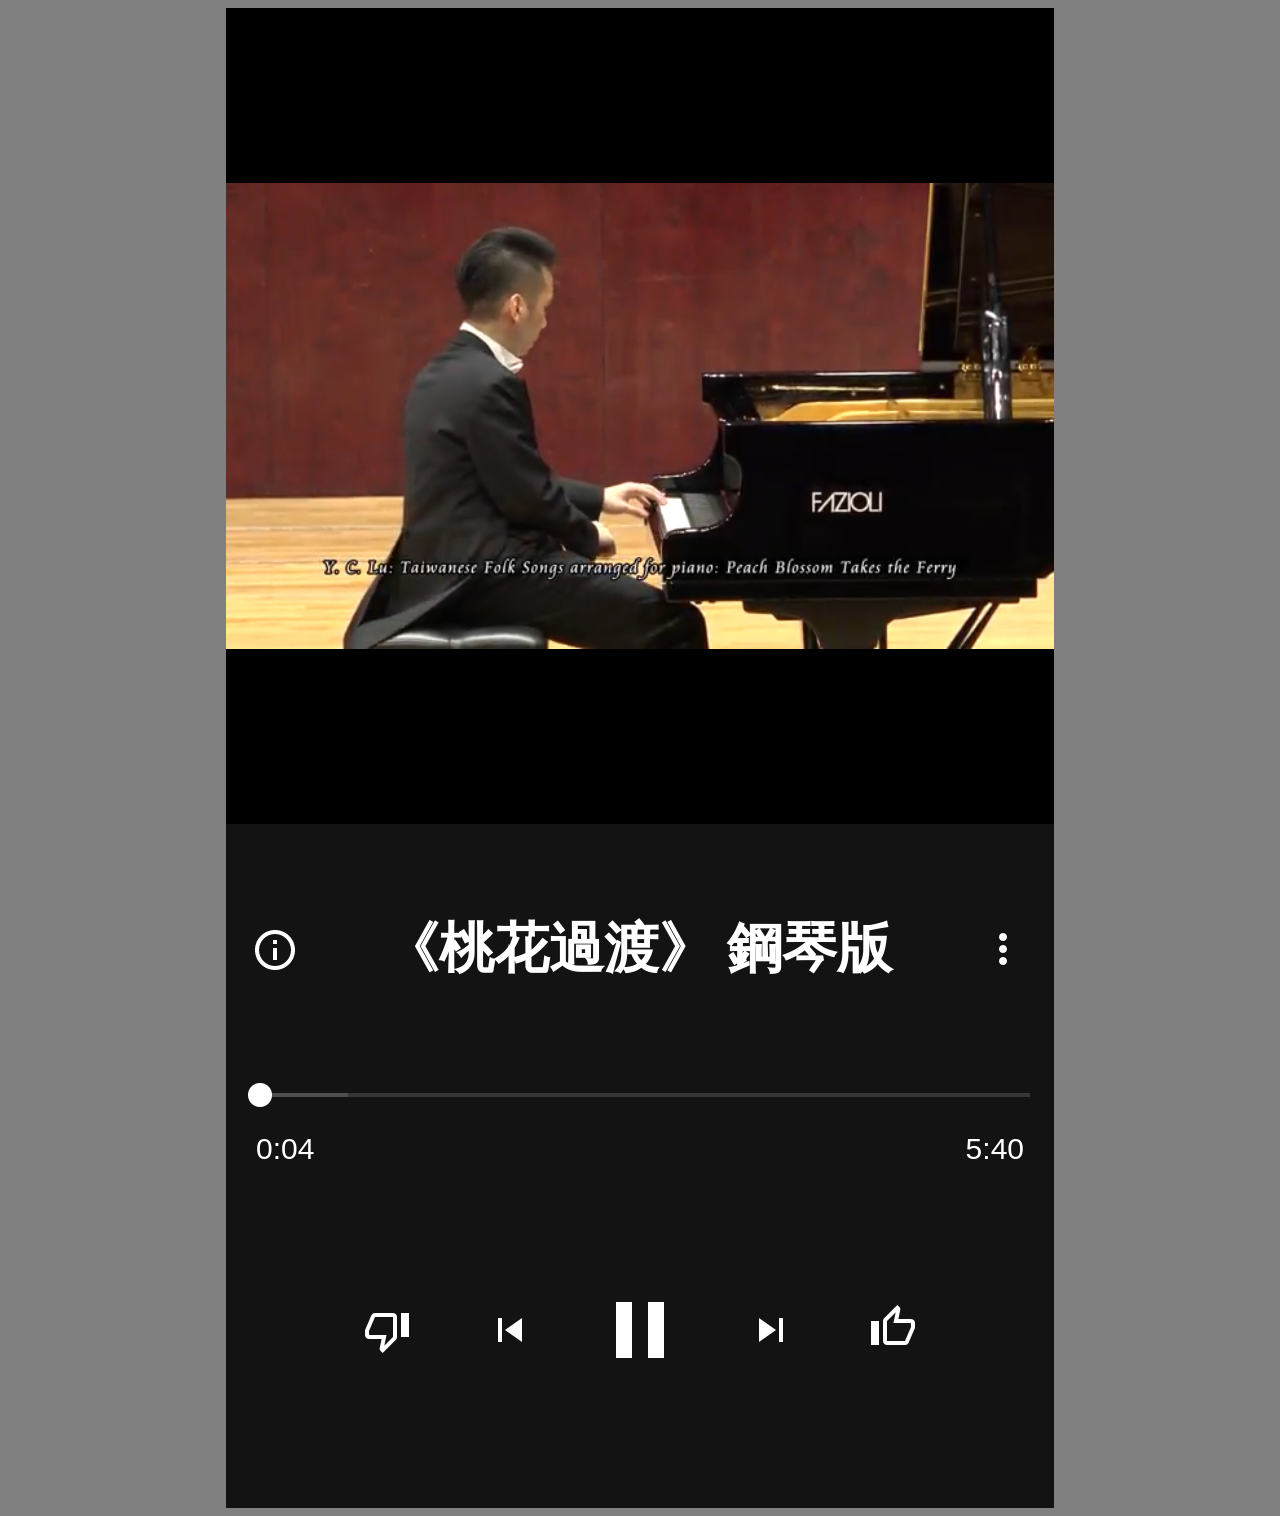
<file: index.html>
<!--
	By 徐有齊
-->

<!DOCTYPE html>

<html>
<head>
	<meta charset = 'utf-8'>
	<title>Youtube Player</title>
	<link rel="stylesheet"  href="./music_player.css">
</head>

<body align="center" style="background-color: gray">

	<!-- 先建立一個828x1692的底-->
	<div id="background">

		<div id="display">
			<img src="./image/display.png">
		</div>

		<div id="title_text" class="flex">

			<img id="info"  src="./image/info.png" class='button'>
			<div class="title_font text">《桃花過渡》 鋼琴版</div>
			<img id="more"  src="./image/more.png" class='button'>
		</div>

		<img src="./image/scroll_bar.png">

		<div id="time_text"  class="flex">
			<div class='time_font text'>0:04</div>
			<div class='time_font text'>5:40</div>
		</div>

		<div id="control_buttons" class='flex'>
			<img src='./image/dislike.png' class='button'>
			<img src='./image/prev.png' class='button'>
			<img src='./image/pause.png' class='button'>
			<img src='./image/next.png' class='button'>
			<img src='./image/like.png' class='button'>
		</div>
	</div>
	





</body>















</html>
</file>
<file: music_player.css>
#background{
	height: 1500px;
	width: 828px;
	background-color: #131313;
	margin:auto;
}

#display{
	display: flex;
	align-items: center;
	height: 816px;
	background-color: black;
	padding: 0px;
}

#info{
	height:66px;
	width:58px;
	padding: 20px;
}

#more{
	height:71px;
	width:62px;
	padding: 20px;
}

.title_font{
	font-size: 55px;
	color: white;
	font-weight: bold;
}

.time_font{
	font-size: 30px;
	color: white;
	font-family: 'Nunito', sans-serif;  /*我在google font 上面找的字體*/
	padding: 30px;
}

.flex{
	/* 設定 flex */
	display: flex;
	align-items: center;
	justify-content: space-between; /* 試試看改成 space-around */
	flex-direction: row;  /* 試試看改成 column */
}

#title_text{

	height: 250px;

}

#time_text{
	height: 60px;
}

#control_buttons{

	height: 300px;
	padding-left: 128px;
	padding-right: 128px

}

.button:hover{
	transform: scale(1.2);
	transition: 0.3s;
}

.text{
	/* 如何 smoothly 的改變顏色 */
	transition: color 0.3s ease;
	color: white;
}

.text:hover{
	color:gray;
}
</file>
